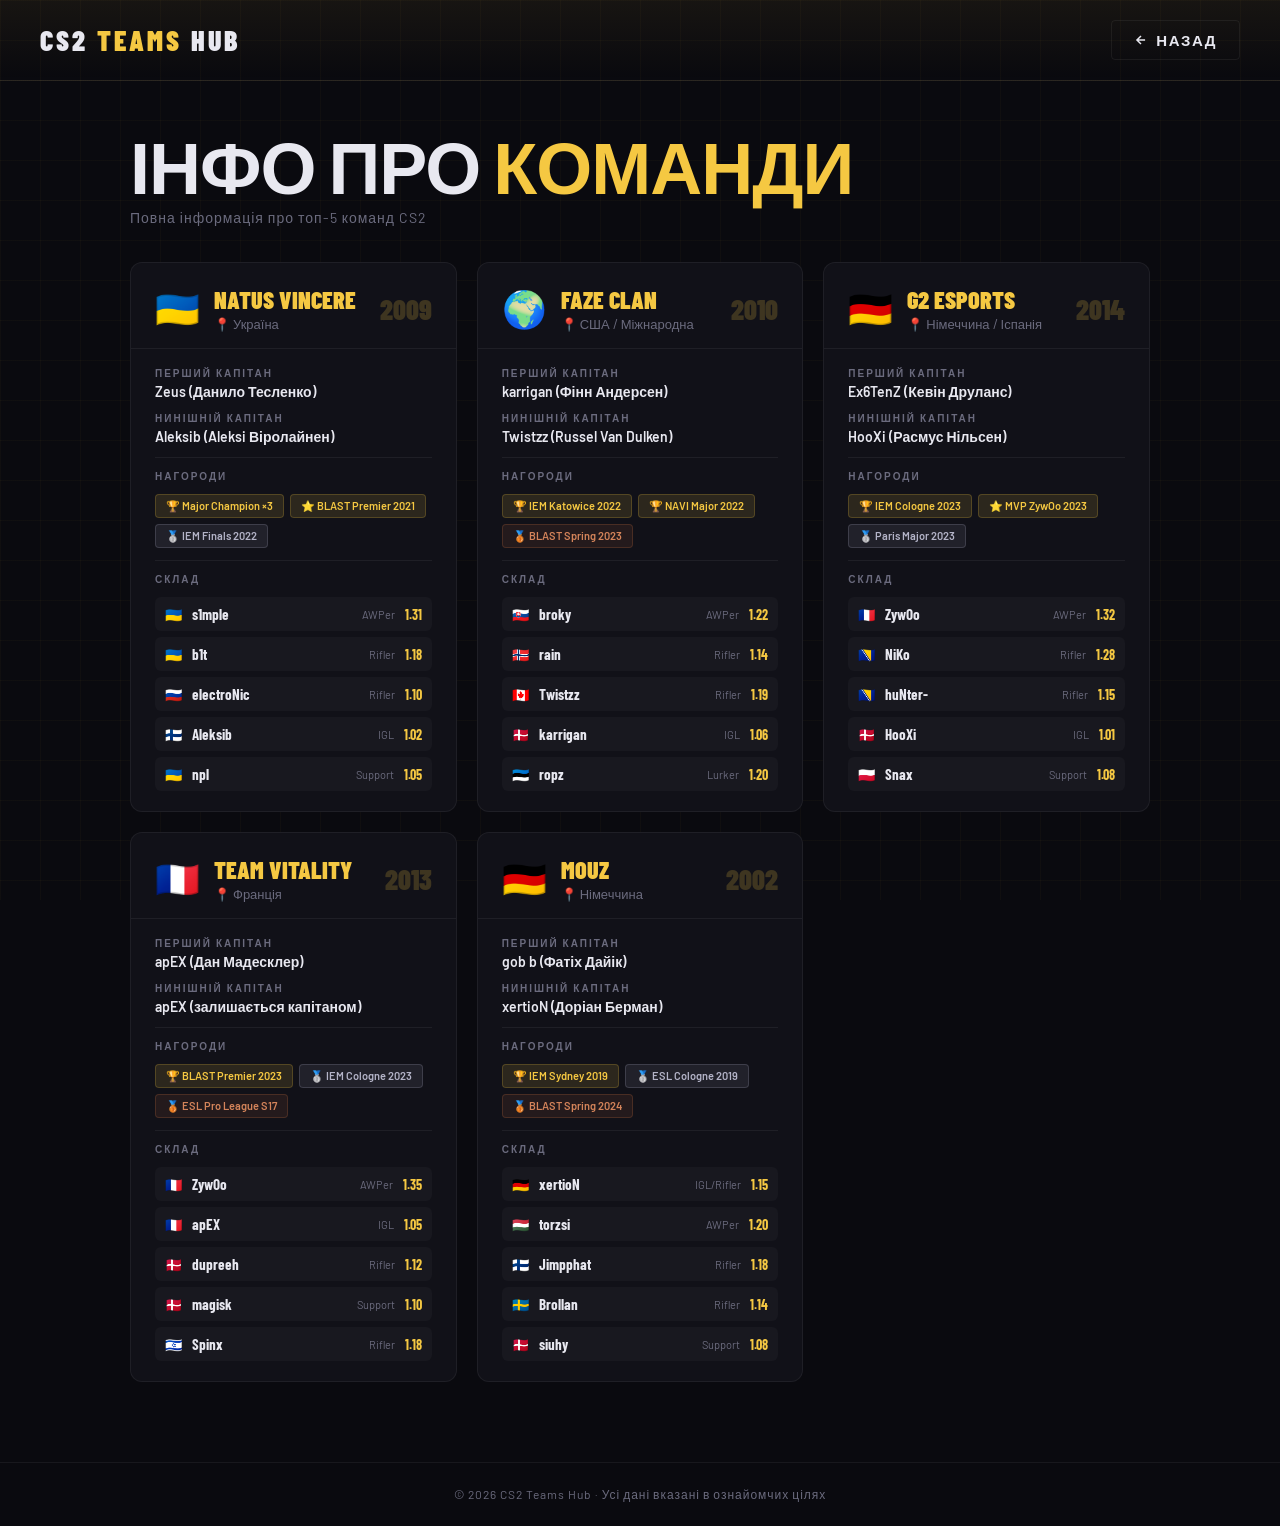
<file: teams.html>
<!DOCTYPE html>
<html lang="uk">
<head>
  <meta charset="UTF-8">
  <meta name="viewport" content="width=device-width, initial-scale=1.0">
  <title>Інфо про команди · CS2 Hub</title>
  <link rel="preconnect" href="https://fonts.googleapis.com">
  <link href="https://fonts.googleapis.com/css2?family=Barlow+Condensed:wght@400;600;700;900&family=Barlow:wght@400;500;600&display=swap" rel="stylesheet">
  <style>
    :root {
      --bg: #0a0a0f; --surface: #111118; --surface2: #18181f;
      --border: #ffffff0f; --gold: #f5c842; --gold2: #e6a800;
      --text: #e8e8f0; --muted: #6b6b7e;
    }
    * { margin: 0; padding: 0; box-sizing: border-box; }
    body {
      background: var(--bg); color: var(--text);
      font-family: 'Barlow', sans-serif; min-height: 100vh;
    }
    body::before {
      content: ''; position: fixed; inset: 0;
      background-image:
        linear-gradient(rgba(245,200,66,.03) 1px, transparent 1px),
        linear-gradient(90deg, rgba(245,200,66,.03) 1px, transparent 1px);
      background-size: 40px 40px; pointer-events: none; z-index: 0;
    }
    header {
      position: relative; z-index: 10; display: flex;
      align-items: center; justify-content: space-between;
      padding: 20px 40px; border-bottom: 1px solid var(--border);
      background: linear-gradient(180deg, rgba(245,200,66,.06) 0%, transparent 100%);
    }
    .logo {
      font-family: 'Barlow Condensed', sans-serif; font-weight: 900;
      font-size: 28px; letter-spacing: 3px; text-transform: uppercase;
      text-decoration: none; color: var(--text);
    }
    .logo span { color: var(--gold); }
    .back-btn {
      display: flex; align-items: center; gap: 8px;
      padding: 10px 22px; border: 1px solid var(--border);
      background: transparent; color: var(--text); border-radius: 4px;
      font-family: 'Barlow Condensed', sans-serif; font-weight: 700;
      font-size: 15px; letter-spacing: 1.5px; text-transform: uppercase;
      cursor: pointer; transition: border-color .2s, color .2s; text-decoration: none;
    }
    .back-btn:hover { border-color: var(--gold); color: var(--gold); }
    .page-title {
      position: relative; z-index: 1;
      padding: 50px 40px 36px; max-width: 1100px; margin: 0 auto;
    }
    .page-title h1 {
      font-family: 'Barlow Condensed', sans-serif; font-weight: 900;
      font-size: clamp(36px, 6vw, 72px); text-transform: uppercase;
      letter-spacing: -1px; line-height: .95;
    }
    .page-title h1 em { font-style: normal; color: var(--gold); }
    .page-title p { color: var(--muted); margin-top: 10px; font-size: 14px; letter-spacing: 1px; }
    .cards-grid {
      position: relative; z-index: 1; max-width: 1100px;
      margin: 0 auto; padding: 0 40px 80px;
      display: grid; grid-template-columns: repeat(auto-fill, minmax(320px, 1fr)); gap: 20px;
    }
    .card {
      background: var(--surface); border: 1px solid var(--border);
      border-radius: 12px; overflow: hidden;
      transition: border-color .25s, transform .2s;
      animation: fadeUp .4s ease both;
    }
    .card:hover { border-color: rgba(245,200,66,.3); transform: translateY(-3px); }
    .card:nth-child(1){animation-delay:.05s} .card:nth-child(2){animation-delay:.1s}
    .card:nth-child(3){animation-delay:.15s} .card:nth-child(4){animation-delay:.2s}
    .card:nth-child(5){animation-delay:.25s}
    .card-header {
      padding: 22px 24px 16px; border-bottom: 1px solid var(--border);
      display: flex; align-items: center; gap: 14px;
    }
    .card-flag { font-size: 36px; }
    .card-name {
      font-family: 'Barlow Condensed', sans-serif; font-weight: 900;
      font-size: 24px; text-transform: uppercase; color: var(--gold);
    }
    .card-country { font-size: 13px; color: var(--muted); margin-top: 2px; }
    .card-year {
      margin-left: auto; font-family: 'Barlow Condensed', sans-serif;
      font-weight: 900; font-size: 28px; color: rgba(245,200,66,.2);
    }
    .card-body { padding: 18px 24px 20px; display: flex; flex-direction: column; gap: 12px; }
    .card-row { display: flex; flex-direction: column; gap: 4px; }
    .card-row label {
      font-size: 10px; font-weight: 700; letter-spacing: 2px;
      text-transform: uppercase; color: var(--muted);
    }
    .card-row p { font-size: 14px; font-weight: 600; color: var(--text); }
    .card-divider { height: 1px; background: var(--border); }
    .card-players { display: flex; flex-direction: column; gap: 6px; }
    .cp {
      display: flex; align-items: center; gap: 10px;
      padding: 8px 10px; background: var(--surface2); border-radius: 6px;
    }
    .cp-flag { font-size: 14px; }
    .cp-nick { font-family: 'Barlow Condensed', sans-serif; font-weight: 700; font-size: 15px; flex: 1; }
    .cp-role { font-size: 11px; color: var(--muted); }
    .cp-rating { font-family: 'Barlow Condensed', sans-serif; font-weight: 700; font-size: 14px; color: var(--gold); }
    .card-medals { display: flex; flex-wrap: wrap; gap: 6px; }
    .m-tag { font-size: 11px; font-weight: 600; padding: 4px 10px; border-radius: 4px; }
    .m-tag.gold   { background: rgba(245,200,66,.12); color: var(--gold);  border: 1px solid rgba(245,200,66,.2); }
    .m-tag.silver { background: rgba(180,180,200,.1);  color: #b4b4c8;      border: 1px solid rgba(180,180,200,.2); }
    .m-tag.bronze { background: rgba(180,100,60,.12);  color: #d4845a;      border: 1px solid rgba(180,100,60,.25); }
    footer {
      position: relative; z-index: 1; text-align: center; padding: 24px;
      color: var(--muted); font-size: 12px; letter-spacing: 1px; border-top: 1px solid var(--border);
    }
    @keyframes fadeUp {
      from { opacity: 0; transform: translateY(16px); }
      to   { opacity: 1; transform: translateY(0); }
    }
    @media (max-width: 600px) {
      header { padding: 16px 20px; }
      .page-title { padding: 36px 20px 24px; }
      .cards-grid { padding: 0 16px 60px; }
    }
  </style>
</head>
<body>

  <header>
    <a href="index.html" class="logo">CS2 <span>Teams</span> Hub</a>
    <a href="index.html" class="back-btn">
      <svg width="14" height="14" viewBox="0 0 24 24" fill="none" stroke="currentColor" stroke-width="2.5">
        <path d="M19 12H5M12 5l-7 7 7 7"/>
      </svg>
      Назад
    </a>
  </header>

  <div class="page-title">
    <h1>Інфо про <em>команди</em></h1>
    <p>Повна інформація про топ-5 команд CS2</p>
  </div>

  <div class="cards-grid">

    <div class="card">
      <div class="card-header">
        <span class="card-flag">🇺🇦</span>
        <div><div class="card-name">Natus Vincere</div><div class="card-country">📍 Україна</div></div>
        <div class="card-year">2009</div>
      </div>
      <div class="card-body">
        <div class="card-row"><label>Перший капітан</label><p>Zeus (Данило Тесленко)</p></div>
        <div class="card-row"><label>Нинішній капітан</label><p>Aleksib (Aleksi Віролайнен)</p></div>
        <div class="card-divider"></div>
        <div class="card-row"><label>Нагороди</label></div>
        <div class="card-medals">
          <span class="m-tag gold">🏆 Major Champion ×3</span>
          <span class="m-tag gold">⭐ BLAST Premier 2021</span>
          <span class="m-tag silver">🥈 IEM Finals 2022</span>
        </div>
        <div class="card-divider"></div>
        <div class="card-row"><label>Склад</label></div>
        <div class="card-players">
          <div class="cp"><span class="cp-flag">🇺🇦</span><span class="cp-nick">s1mple</span><span class="cp-role">AWPer</span><span class="cp-rating">1.31</span></div>
          <div class="cp"><span class="cp-flag">🇺🇦</span><span class="cp-nick">b1t</span><span class="cp-role">Rifler</span><span class="cp-rating">1.18</span></div>
          <div class="cp"><span class="cp-flag">🇷🇺</span><span class="cp-nick">electroNic</span><span class="cp-role">Rifler</span><span class="cp-rating">1.10</span></div>
          <div class="cp"><span class="cp-flag">🇫🇮</span><span class="cp-nick">Aleksib</span><span class="cp-role">IGL</span><span class="cp-rating">1.02</span></div>
          <div class="cp"><span class="cp-flag">🇺🇦</span><span class="cp-nick">npl</span><span class="cp-role">Support</span><span class="cp-rating">1.05</span></div>
        </div>
      </div>
    </div>

    <div class="card">
      <div class="card-header">
        <span class="card-flag">🌍</span>
        <div><div class="card-name">FaZe Clan</div><div class="card-country">📍 США / Міжнародна</div></div>
        <div class="card-year">2010</div>
      </div>
      <div class="card-body">
        <div class="card-row"><label>Перший капітан</label><p>karrigan (Фінн Андерсен)</p></div>
        <div class="card-row"><label>Нинішній капітан</label><p>Twistzz (Russel Van Dulken)</p></div>
        <div class="card-divider"></div>
        <div class="card-row"><label>Нагороди</label></div>
        <div class="card-medals">
          <span class="m-tag gold">🏆 IEM Katowice 2022</span>
          <span class="m-tag gold">🏆 NAVI Major 2022</span>
          <span class="m-tag bronze">🥉 BLAST Spring 2023</span>
        </div>
        <div class="card-divider"></div>
        <div class="card-row"><label>Склад</label></div>
        <div class="card-players">
          <div class="cp"><span class="cp-flag">🇸🇰</span><span class="cp-nick">broky</span><span class="cp-role">AWPer</span><span class="cp-rating">1.22</span></div>
          <div class="cp"><span class="cp-flag">🇳🇴</span><span class="cp-nick">rain</span><span class="cp-role">Rifler</span><span class="cp-rating">1.14</span></div>
          <div class="cp"><span class="cp-flag">🇨🇦</span><span class="cp-nick">Twistzz</span><span class="cp-role">Rifler</span><span class="cp-rating">1.19</span></div>
          <div class="cp"><span class="cp-flag">🇩🇰</span><span class="cp-nick">karrigan</span><span class="cp-role">IGL</span><span class="cp-rating">1.06</span></div>
          <div class="cp"><span class="cp-flag">🇪🇪</span><span class="cp-nick">ropz</span><span class="cp-role">Lurker</span><span class="cp-rating">1.20</span></div>
        </div>
      </div>
    </div>

    <div class="card">
      <div class="card-header">
        <span class="card-flag">🇩🇪</span>
        <div><div class="card-name">G2 Esports</div><div class="card-country">📍 Німеччина / Іспанія</div></div>
        <div class="card-year">2014</div>
      </div>
      <div class="card-body">
        <div class="card-row"><label>Перший капітан</label><p>Ex6TenZ (Кевін Друланс)</p></div>
        <div class="card-row"><label>Нинішній капітан</label><p>HooXi (Расмус Нільсен)</p></div>
        <div class="card-divider"></div>
        <div class="card-row"><label>Нагороди</label></div>
        <div class="card-medals">
          <span class="m-tag gold">🏆 IEM Cologne 2023</span>
          <span class="m-tag gold">⭐ MVP ZywOo 2023</span>
          <span class="m-tag silver">🥈 Paris Major 2023</span>
        </div>
        <div class="card-divider"></div>
        <div class="card-row"><label>Склад</label></div>
        <div class="card-players">
          <div class="cp"><span class="cp-flag">🇫🇷</span><span class="cp-nick">ZywOo</span><span class="cp-role">AWPer</span><span class="cp-rating">1.32</span></div>
          <div class="cp"><span class="cp-flag">🇧🇦</span><span class="cp-nick">NiKo</span><span class="cp-role">Rifler</span><span class="cp-rating">1.28</span></div>
          <div class="cp"><span class="cp-flag">🇧🇦</span><span class="cp-nick">huNter-</span><span class="cp-role">Rifler</span><span class="cp-rating">1.15</span></div>
          <div class="cp"><span class="cp-flag">🇩🇰</span><span class="cp-nick">HooXi</span><span class="cp-role">IGL</span><span class="cp-rating">1.01</span></div>
          <div class="cp"><span class="cp-flag">🇵🇱</span><span class="cp-nick">Snax</span><span class="cp-role">Support</span><span class="cp-rating">1.08</span></div>
        </div>
      </div>
    </div>

    <div class="card">
      <div class="card-header">
        <span class="card-flag">🇫🇷</span>
        <div><div class="card-name">Team Vitality</div><div class="card-country">📍 Франція</div></div>
        <div class="card-year">2013</div>
      </div>
      <div class="card-body">
        <div class="card-row"><label>Перший капітан</label><p>apEX (Дан Мадесклер)</p></div>
        <div class="card-row"><label>Нинішній капітан</label><p>apEX (залишається капітаном)</p></div>
        <div class="card-divider"></div>
        <div class="card-row"><label>Нагороди</label></div>
        <div class="card-medals">
          <span class="m-tag gold">🏆 BLAST Premier 2023</span>
          <span class="m-tag silver">🥈 IEM Cologne 2023</span>
          <span class="m-tag bronze">🥉 ESL Pro League S17</span>
        </div>
        <div class="card-divider"></div>
        <div class="card-row"><label>Склад</label></div>
        <div class="card-players">
          <div class="cp"><span class="cp-flag">🇫🇷</span><span class="cp-nick">ZywOo</span><span class="cp-role">AWPer</span><span class="cp-rating">1.35</span></div>
          <div class="cp"><span class="cp-flag">🇫🇷</span><span class="cp-nick">apEX</span><span class="cp-role">IGL</span><span class="cp-rating">1.05</span></div>
          <div class="cp"><span class="cp-flag">🇩🇰</span><span class="cp-nick">dupreeh</span><span class="cp-role">Rifler</span><span class="cp-rating">1.12</span></div>
          <div class="cp"><span class="cp-flag">🇩🇰</span><span class="cp-nick">magisk</span><span class="cp-role">Support</span><span class="cp-rating">1.10</span></div>
          <div class="cp"><span class="cp-flag">🇮🇱</span><span class="cp-nick">Spinx</span><span class="cp-role">Rifler</span><span class="cp-rating">1.18</span></div>
        </div>
      </div>
    </div>

    <div class="card">
      <div class="card-header">
        <span class="card-flag">🇩🇪</span>
        <div><div class="card-name">MOUZ</div><div class="card-country">📍 Німеччина</div></div>
        <div class="card-year">2002</div>
      </div>
      <div class="card-body">
        <div class="card-row"><label>Перший капітан</label><p>gob b (Фатіх Дайік)</p></div>
        <div class="card-row"><label>Нинішній капітан</label><p>xertioN (Доріан Берман)</p></div>
        <div class="card-divider"></div>
        <div class="card-row"><label>Нагороди</label></div>
        <div class="card-medals">
          <span class="m-tag gold">🏆 IEM Sydney 2019</span>
          <span class="m-tag silver">🥈 ESL Cologne 2019</span>
          <span class="m-tag bronze">🥉 BLAST Spring 2024</span>
        </div>
        <div class="card-divider"></div>
        <div class="card-row"><label>Склад</label></div>
        <div class="card-players">
          <div class="cp"><span class="cp-flag">🇩🇪</span><span class="cp-nick">xertioN</span><span class="cp-role">IGL/Rifler</span><span class="cp-rating">1.15</span></div>
          <div class="cp"><span class="cp-flag">🇭🇺</span><span class="cp-nick">torzsi</span><span class="cp-role">AWPer</span><span class="cp-rating">1.20</span></div>
          <div class="cp"><span class="cp-flag">🇫🇮</span><span class="cp-nick">Jimpphat</span><span class="cp-role">Rifler</span><span class="cp-rating">1.18</span></div>
          <div class="cp"><span class="cp-flag">🇸🇪</span><span class="cp-nick">Brollan</span><span class="cp-role">Rifler</span><span class="cp-rating">1.14</span></div>
          <div class="cp"><span class="cp-flag">🇩🇰</span><span class="cp-nick">siuhy</span><span class="cp-role">Support</span><span class="cp-rating">1.08</span></div>
        </div>
      </div>
    </div>

  </div>

  <footer>© 2026 CS2 Teams Hub · Усі дані вказані в ознайомчих цілях</footer>

</body>
</html>
</file>
